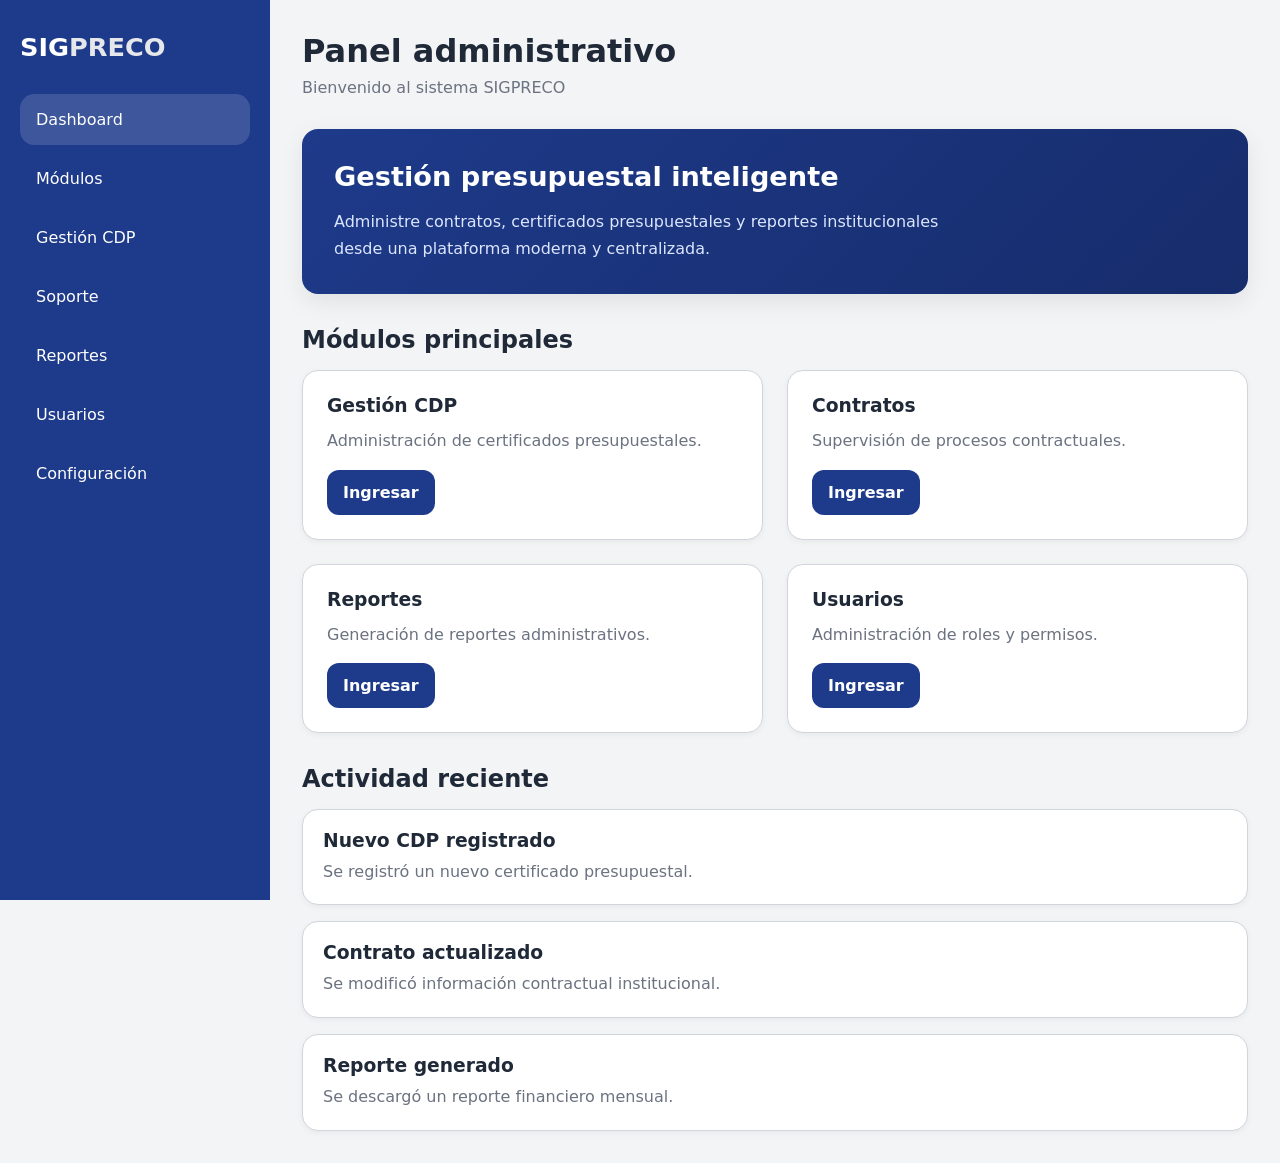
<file: index.html>
<!DOCTYPE html>
<html lang="es">

<head>
  <meta charset="UTF-8">
  <meta name="viewport" content="width=device-width, initial-scale=1.0">

  <meta name="description"
    content="SIGPRECO — Sistema integral para la gestión presupuestal y contratación pública.">

  <title>SIGPRECO — Dashboard</title>

  <link rel="stylesheet" href="css/styles.css">
</head>

<body>

  <!-- Accesibilidad -->
  <a href="#contenido" class="skip-link">
    Saltar al contenido principal
  </a>

  <!-- Layout principal -->
  <div class="dashboard-layout">

    <!-- Sidebar -->
    <aside class="sidebar">

      <div class="sidebar__logo">

        <a href="index.html" class="site-logo" aria-label="SIGPRECO inicio">
          SIG<span>PRECO</span>
        </a>

      </div>

      <!-- Navegación -->
      <nav class="sidebar__nav" aria-label="Menú principal">

        <ul>

          <li>
            <a href="index.html" aria-current="page">
              Dashboard
            </a>
          </li>

          <li>
            <a href="catalogo.html">
              Módulos
            </a>
          </li>

          <li>
            <a href="detalle.html">
              Gestión CDP
            </a>
          </li>

          <li>
            <a href="contacto.html">
              Soporte
            </a>
          </li>

          <li>
            <a href="#">
              Reportes
            </a>
          </li>

          <li>
            <a href="#">
              Usuarios
            </a>
          </li>

          <li>
            <a href="#">
              Configuración
            </a>
          </li>

        </ul>

      </nav>

    </aside>

    <!-- Contenido principal -->
    <main id="contenido" class="dashboard-main">

      <!-- Header superior -->
      <header class="dashboard-topbar">

        <div>

          <h1>
            Panel administrativo
          </h1>

          <p>
            Bienvenido al sistema SIGPRECO
          </p>

        </div>

      </header>

      <!-- Bienvenida -->
      <section class="dashboard-hero" aria-labelledby="bienvenida-titulo">

        <h2 id="bienvenida-titulo">
          Gestión presupuestal inteligente
        </h2>

        <p>
          Administre contratos, certificados presupuestales y reportes institucionales
          desde una plataforma moderna y centralizada.
        </p>

      </section>

      <!-- Accesos rápidos -->
      <section aria-labelledby="modulos-titulo">

        <div class="section-header">

          <h2 id="modulos-titulo">
            Módulos principales
          </h2>

        </div>

        <div class="dashboard-cards">

          <!-- Card -->
          <article class="dashboard-card">

            <h3>
              Gestión CDP
            </h3>

            <p>
              Administración de certificados presupuestales.
            </p>

            <a href="detalle.html">
              Ingresar
            </a>

          </article>

          <!-- Card -->
          <article class="dashboard-card">

            <h3>
              Contratos
            </h3>

            <p>
              Supervisión de procesos contractuales.
            </p>

            <a href="catalogo.html">
              Ingresar
            </a>

          </article>

          <!-- Card -->
          <article class="dashboard-card">

            <h3>
              Reportes
            </h3>

            <p>
              Generación de reportes administrativos.
            </p>

            <a href="#">
              Ingresar
            </a>

          </article>

          <!-- Card -->
          <article class="dashboard-card">

            <h3>
              Usuarios
            </h3>

            <p>
              Administración de roles y permisos.
            </p>

            <a href="#">
              Ingresar
            </a>

          </article>

        </div>

      </section>

      <!-- Actividad -->
      <section aria-labelledby="actividad-titulo">

        <div class="section-header">

          <h2 id="actividad-titulo">
            Actividad reciente
          </h2>

        </div>

        <div class="activity-panel">

          <article class="activity-item">

            <h3>
              Nuevo CDP registrado
            </h3>

            <p>
              Se registró un nuevo certificado presupuestal.
            </p>

          </article>

          <article class="activity-item">

            <h3>
              Contrato actualizado
            </h3>

            <p>
              Se modificó información contractual institucional.
            </p>

          </article>

          <article class="activity-item">

            <h3>
              Reporte generado
            </h3>

            <p>
              Se descargó un reporte financiero mensual.
            </p>

          </article>

        </div>

      </section>

    </main>

  </div>

</body>

</html>
</file>
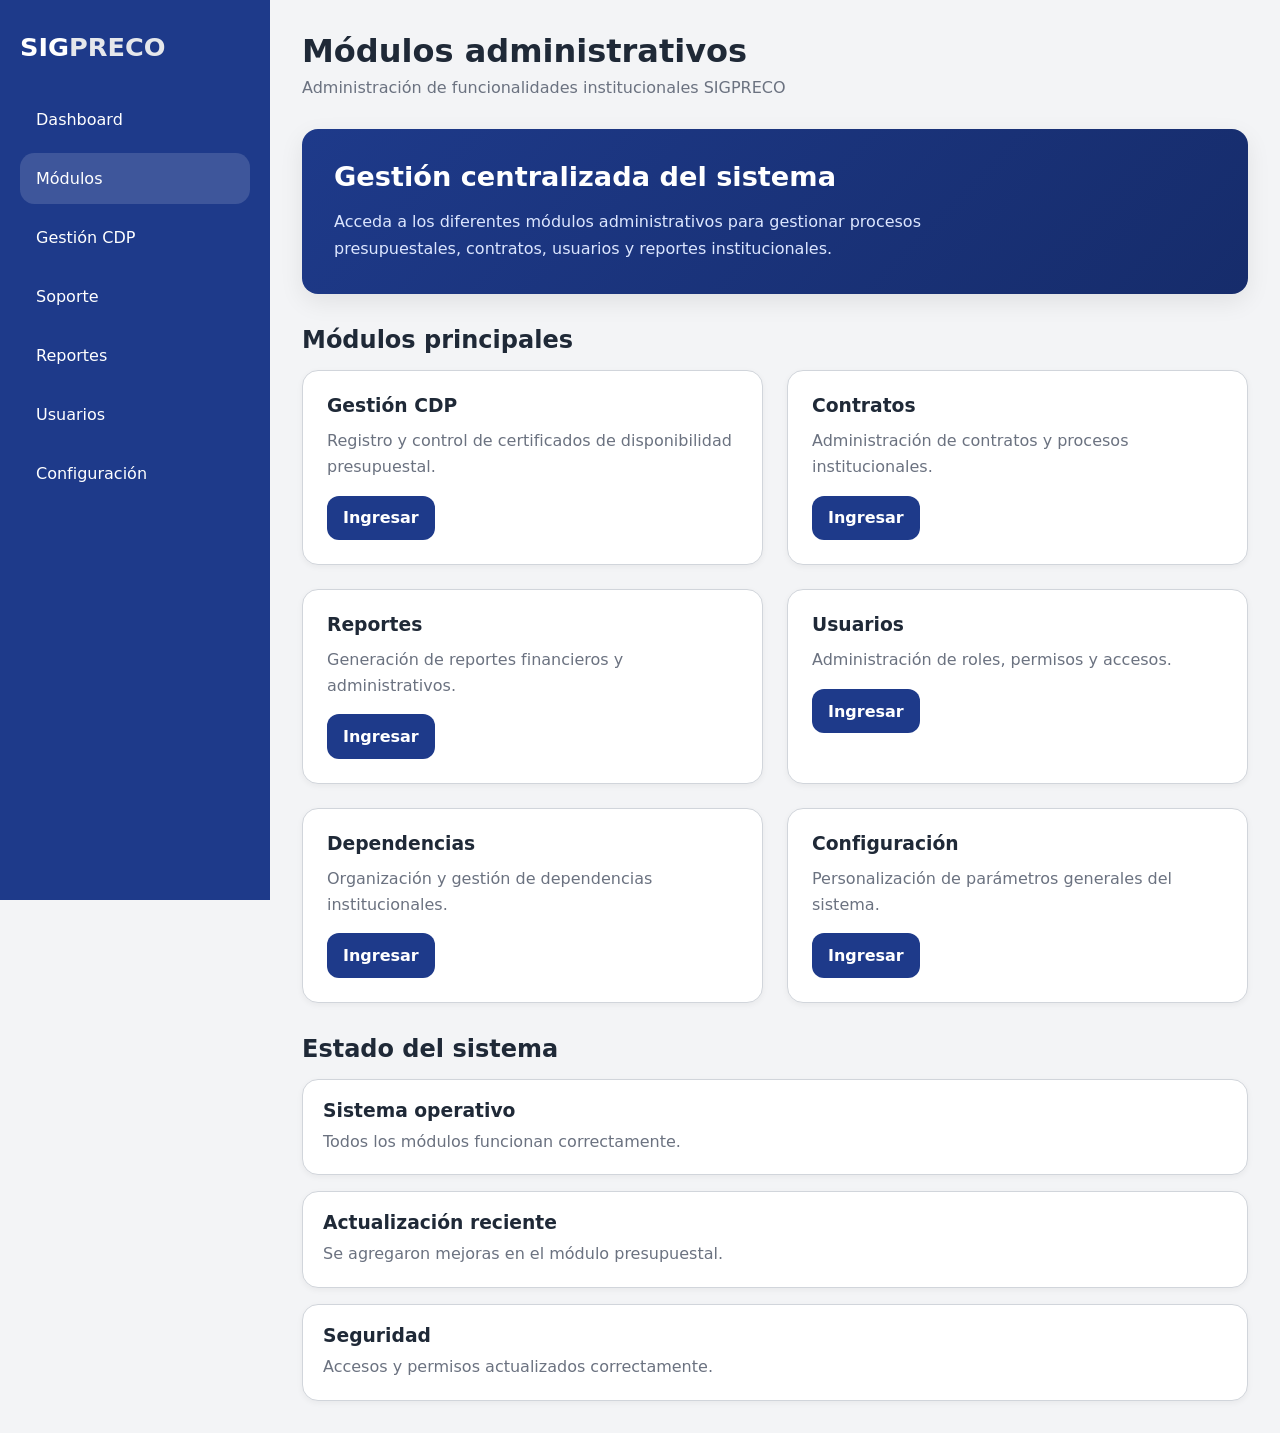
<file: catalogo.html>
<!DOCTYPE html>
<html lang="es">

<head>
  <meta charset="UTF-8">
  <meta name="viewport" content="width=device-width, initial-scale=1.0">

  <meta name="description"
    content="SIGPRECO — Módulos administrativos del sistema.">

  <title>SIGPRECO — Módulos</title>

  <link rel="stylesheet" href="css/styles.css">
</head>

<body>

  <!-- Accesibilidad -->
  <a href="#contenido" class="skip-link">
    Saltar al contenido principal
  </a>

  <!-- Layout dashboard -->
  <div class="dashboard-layout">

    <!-- Sidebar -->
    <aside class="sidebar">

      <!-- Logo -->
      <div class="sidebar__logo">

        <a href="index.html" class="site-logo" aria-label="SIGPRECO inicio">
          SIG<span>PRECO</span>
        </a>

      </div>

      <!-- Navegación -->
      <nav class="sidebar__nav" aria-label="Menú principal">

        <ul>

          <li>
            <a href="index.html">
              Dashboard
            </a>
          </li>

          <li>
            <a href="catalogo.html" aria-current="page">
              Módulos
            </a>
          </li>

          <li>
            <a href="detalle.html">
              Gestión CDP
            </a>
          </li>

          <li>
            <a href="contacto.html">
              Soporte
            </a>
          </li>

          <li>
            <a href="#">
              Reportes
            </a>
          </li>

          <li>
            <a href="#">
              Usuarios
            </a>
          </li>

          <li>
            <a href="#">
              Configuración
            </a>
          </li>

        </ul>

      </nav>

    </aside>

    <!-- Main -->
    <main id="contenido" class="dashboard-main">

      <!-- Topbar -->
      <header class="dashboard-topbar">

        <div>

          <h1>
            Módulos administrativos
          </h1>

          <p>
            Administración de funcionalidades institucionales SIGPRECO
          </p>

        </div>

      </header>

      <!-- Hero -->
      <section class="dashboard-hero" aria-labelledby="hero-modulos">

        <h2 id="hero-modulos">
          Gestión centralizada del sistema
        </h2>

        <p>
          Acceda a los diferentes módulos administrativos para gestionar
          procesos presupuestales, contratos, usuarios y reportes institucionales.
        </p>

      </section>

      <!-- Cards -->
      <section aria-labelledby="modulos-principales">

        <div class="section-header">

          <h2 id="modulos-principales">
            Módulos principales
          </h2>

        </div>

        <div class="dashboard-cards">

          <!-- Card -->
          <article class="dashboard-card">

            <h3>
              Gestión CDP
            </h3>

            <p>
              Registro y control de certificados de disponibilidad presupuestal.
            </p>

            <a href="detalle.html">
              Ingresar
            </a>

          </article>

          <!-- Card -->
          <article class="dashboard-card">

            <h3>
              Contratos
            </h3>

            <p>
              Administración de contratos y procesos institucionales.
            </p>

            <a href="#">
              Ingresar
            </a>

          </article>

          <!-- Card -->
          <article class="dashboard-card">

            <h3>
              Reportes
            </h3>

            <p>
              Generación de reportes financieros y administrativos.
            </p>

            <a href="#">
              Ingresar
            </a>

          </article>

          <!-- Card -->
          <article class="dashboard-card">

            <h3>
              Usuarios
            </h3>

            <p>
              Administración de roles, permisos y accesos.
            </p>

            <a href="#">
              Ingresar
            </a>

          </article>

          <!-- Card -->
          <article class="dashboard-card">

            <h3>
              Dependencias
            </h3>

            <p>
              Organización y gestión de dependencias institucionales.
            </p>

            <a href="#">
              Ingresar
            </a>

          </article>

          <!-- Card -->
          <article class="dashboard-card">

            <h3>
              Configuración
            </h3>

            <p>
              Personalización de parámetros generales del sistema.
            </p>

            <a href="#">
              Ingresar
            </a>

          </article>

        </div>

      </section>

      <!-- Actividad -->
      <section aria-labelledby="actividad-modulos">

        <div class="section-header">

          <h2 id="actividad-modulos">
            Estado del sistema
          </h2>

        </div>

        <div class="activity-panel">

          <article class="activity-item">

            <h3>
              Sistema operativo
            </h3>

            <p>
              Todos los módulos funcionan correctamente.
            </p>

          </article>

          <article class="activity-item">

            <h3>
              Actualización reciente
            </h3>

            <p>
              Se agregaron mejoras en el módulo presupuestal.
            </p>

          </article>

          <article class="activity-item">

            <h3>
              Seguridad
            </h3>

            <p>
              Accesos y permisos actualizados correctamente.
            </p>

          </article>

        </div>

      </section>

    </main>

  </div>

</body>

</html>
</file>
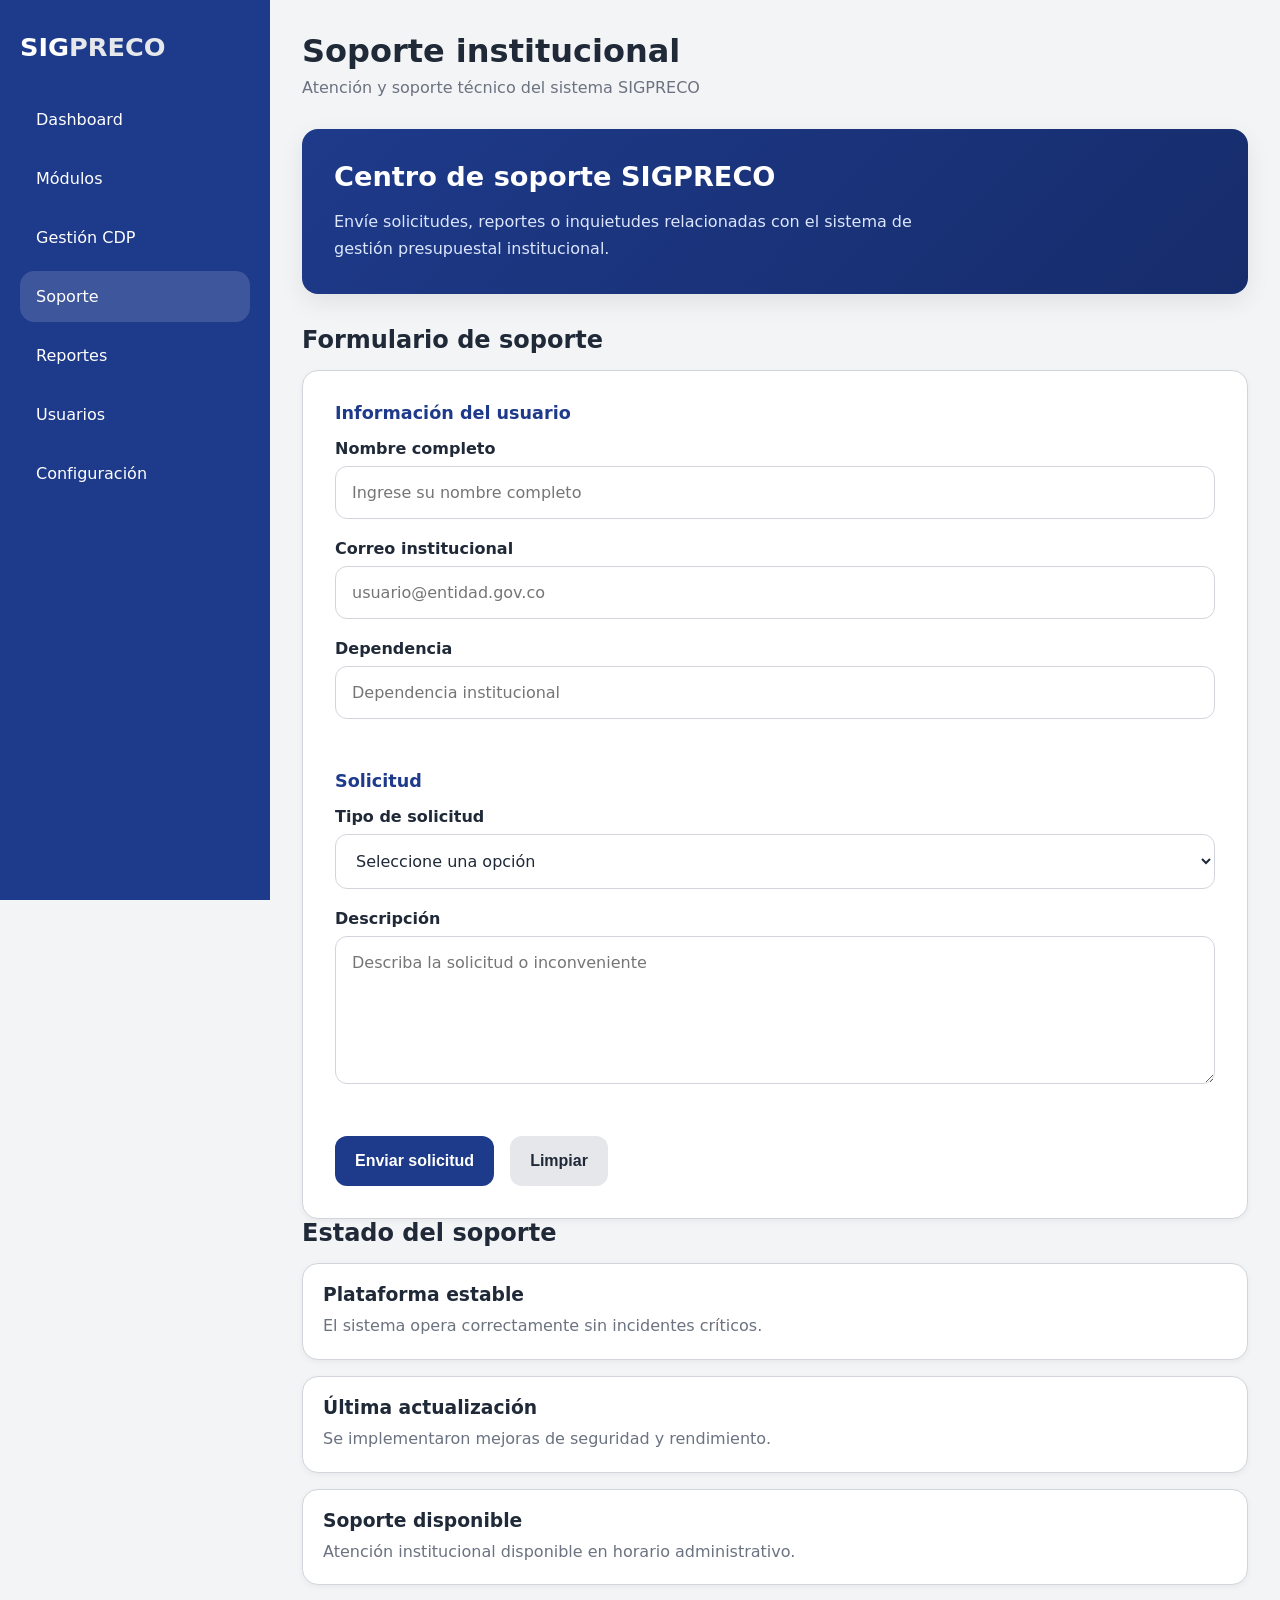
<file: contacto.html>
<!DOCTYPE html>
<html lang="es">

<head>
  <meta charset="UTF-8">
  <meta name="viewport" content="width=device-width, initial-scale=1.0">

  <meta name="description"
    content="SIGPRECO — Soporte y contacto institucional.">

  <title>SIGPRECO — Soporte</title>

  <link rel="stylesheet" href="css/styles.css">
</head>

<body>

  <!-- Accesibilidad -->
  <a href="#contenido" class="skip-link">
    Saltar al contenido principal
  </a>

  <!-- Layout dashboard -->
  <div class="dashboard-layout">

    <!-- Sidebar -->
    <aside class="sidebar">

      <!-- Logo -->
      <div class="sidebar__logo">

        <a href="index.html" class="site-logo" aria-label="SIGPRECO inicio">
          SIG<span>PRECO</span>
        </a>

      </div>

      <!-- Navegación -->
      <nav class="sidebar__nav" aria-label="Menú principal">

        <ul>

          <li>
            <a href="index.html">
              Dashboard
            </a>
          </li>

          <li>
            <a href="catalogo.html">
              Módulos
            </a>
          </li>

          <li>
            <a href="detalle.html">
              Gestión CDP
            </a>
          </li>

          <li>
            <a href="contacto.html" aria-current="page">
              Soporte
            </a>
          </li>

          <li>
            <a href="#">
              Reportes
            </a>
          </li>

          <li>
            <a href="#">
              Usuarios
            </a>
          </li>

          <li>
            <a href="#">
              Configuración
            </a>
          </li>

        </ul>

      </nav>

    </aside>

    <!-- Main -->
    <main id="contenido" class="dashboard-main">

      <!-- Topbar -->
      <header class="dashboard-topbar">

        <div>

          <h1>
            Soporte institucional
          </h1>

          <p>
            Atención y soporte técnico del sistema SIGPRECO
          </p>

        </div>

      </header>

      <!-- Hero -->
      <section class="dashboard-hero" aria-labelledby="hero-soporte">

        <h2 id="hero-soporte">
          Centro de soporte SIGPRECO
        </h2>

        <p>
          Envíe solicitudes, reportes o inquietudes relacionadas
          con el sistema de gestión presupuestal institucional.
        </p>

      </section>

      <!-- Formulario -->
      <section aria-labelledby="formulario-soporte">

        <div class="section-header">

          <h2 id="formulario-soporte">
            Formulario de soporte
          </h2>

        </div>

        <form class="form-contacto" action="#" method="post" novalidate>

          <!-- Datos -->
          <fieldset>

            <legend>
              Información del usuario
            </legend>

            <div class="form-field">

              <label for="nombre">
                Nombre completo
              </label>

              <input
                type="text"
                id="nombre"
                name="nombre"
                required
                placeholder="Ingrese su nombre completo">

            </div>

            <div class="form-field">

              <label for="correo">
                Correo institucional
              </label>

              <input
                type="email"
                id="correo"
                name="correo"
                required
                placeholder="usuario@entidad.gov.co">

            </div>

            <div class="form-field">

              <label for="dependencia">
                Dependencia
              </label>

              <input
                type="text"
                id="dependencia"
                name="dependencia"
                placeholder="Dependencia institucional">

            </div>

          </fieldset>

          <!-- Solicitud -->
          <fieldset>

            <legend>
              Solicitud
            </legend>

            <div class="form-field">

              <label for="tipo">
                Tipo de solicitud
              </label>

              <select id="tipo" name="tipo">

                <option value="">
                  Seleccione una opción
                </option>

                <option value="soporte">
                  Soporte técnico
                </option>

                <option value="reporte">
                  Reporte de error
                </option>

                <option value="acceso">
                  Solicitud de acceso
                </option>

                <option value="general">
                  Información general
                </option>

              </select>

            </div>

            <div class="form-field">

              <label for="mensaje">
                Descripción
              </label>

              <textarea
                id="mensaje"
                name="mensaje"
                rows="6"
                required
                placeholder="Describa la solicitud o inconveniente"></textarea>

            </div>

          </fieldset>

          <!-- Botones -->
          <div style="display: flex; gap: 1rem; flex-wrap: wrap;">

            <button type="submit">
              Enviar solicitud
            </button>

            <button type="reset">
              Limpiar
            </button>

          </div>

        </form>

      </section>

      <!-- Actividad -->
      <section aria-labelledby="actividad-soporte">

        <div class="section-header">

          <h2 id="actividad-soporte">
            Estado del soporte
          </h2>

        </div>

        <div class="activity-panel">

          <article class="activity-item">

            <h3>
              Plataforma estable
            </h3>

            <p>
              El sistema opera correctamente sin incidentes críticos.
            </p>

          </article>

          <article class="activity-item">

            <h3>
              Última actualización
            </h3>

            <p>
              Se implementaron mejoras de seguridad y rendimiento.
            </p>

          </article>

          <article class="activity-item">

            <h3>
              Soporte disponible
            </h3>

            <p>
              Atención institucional disponible en horario administrativo.
            </p>

          </article>

        </div>

      </section>

    </main>

  </div>

</body>

</html>
</file>
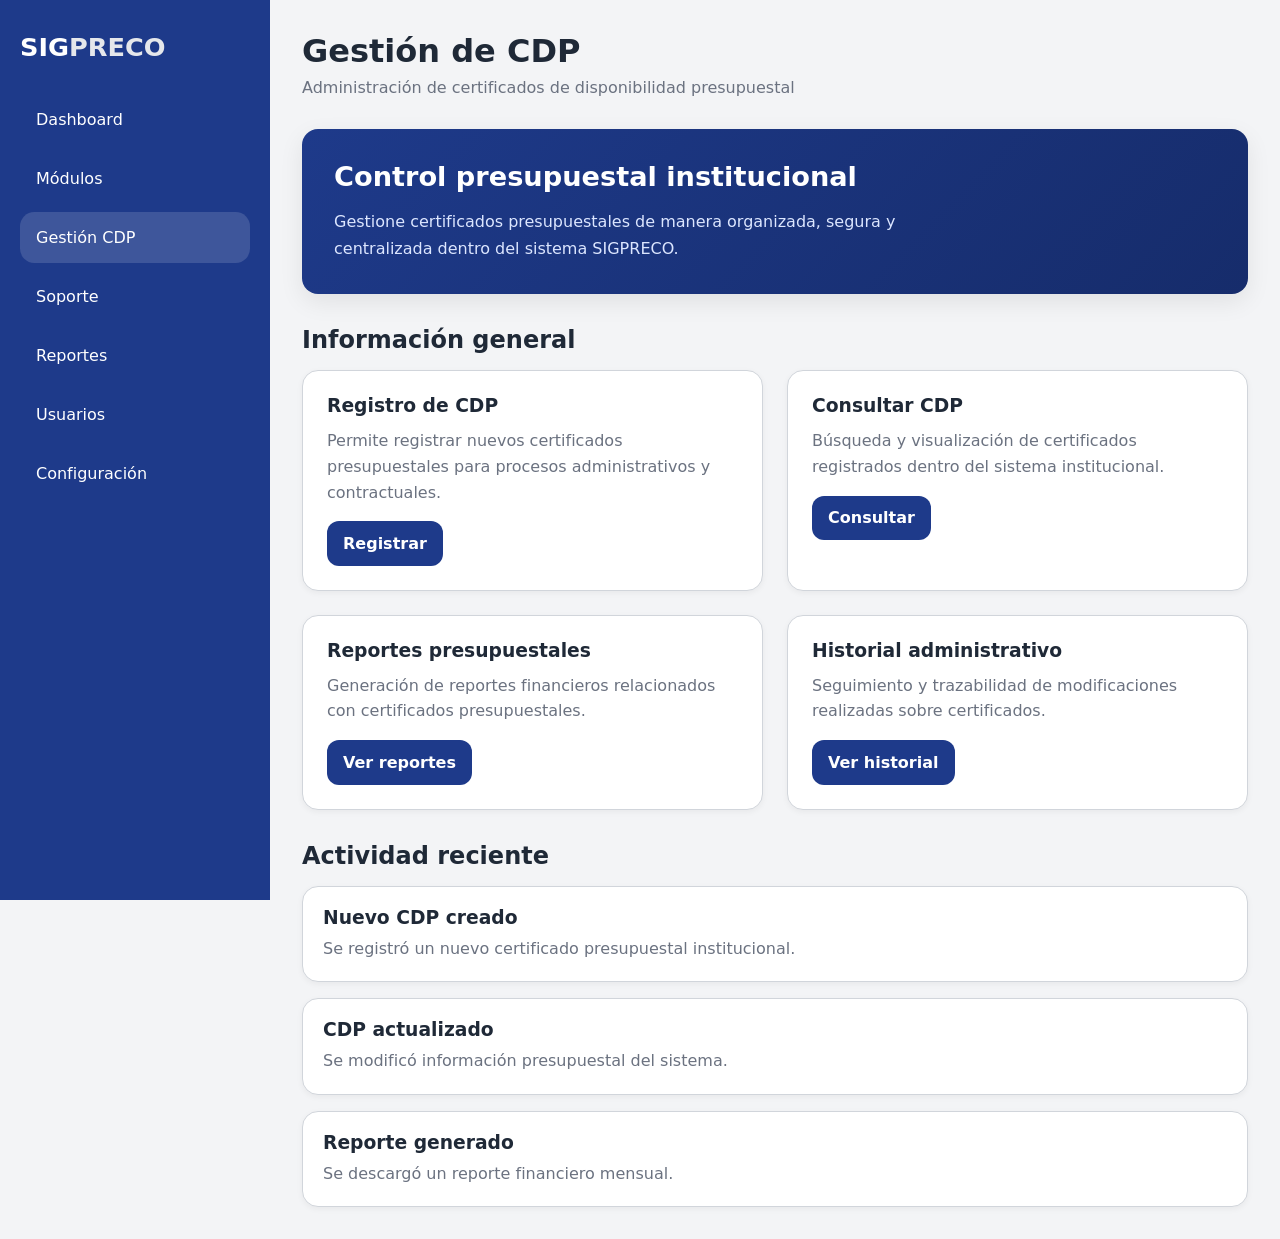
<file: detalle.html>
<!DOCTYPE html>
<html lang="es">

<head>
  <meta charset="UTF-8">
  <meta name="viewport" content="width=device-width, initial-scale=1.0">

  <meta name="description"
    content="SIGPRECO — Gestión de certificados de disponibilidad presupuestal.">

  <title>SIGPRECO — Gestión CDP</title>

  <link rel="stylesheet" href="css/styles.css">
</head>

<body>

  <!-- Accesibilidad -->
  <a href="#contenido" class="skip-link">
    Saltar al contenido principal
  </a>

  <!-- Layout dashboard -->
  <div class="dashboard-layout">

    <!-- Sidebar -->
    <aside class="sidebar">

      <!-- Logo -->
      <div class="sidebar__logo">

        <a href="index.html" class="site-logo" aria-label="SIGPRECO inicio">
          SIG<span>PRECO</span>
        </a>

      </div>

      <!-- Navegación -->
      <nav class="sidebar__nav" aria-label="Menú principal">

        <ul>

          <li>
            <a href="index.html">
              Dashboard
            </a>
          </li>

          <li>
            <a href="catalogo.html">
              Módulos
            </a>
          </li>

          <li>
            <a href="detalle.html" aria-current="page">
              Gestión CDP
            </a>
          </li>

          <li>
            <a href="contacto.html">
              Soporte
            </a>
          </li>

          <li>
            <a href="#">
              Reportes
            </a>
          </li>

          <li>
            <a href="#">
              Usuarios
            </a>
          </li>

          <li>
            <a href="#">
              Configuración
            </a>
          </li>

        </ul>

      </nav>

    </aside>

    <!-- Main -->
    <main id="contenido" class="dashboard-main">

      <!-- Topbar -->
      <header class="dashboard-topbar">

        <div>

          <h1>
            Gestión de CDP
          </h1>

          <p>
            Administración de certificados de disponibilidad presupuestal
          </p>

        </div>

      </header>

      <!-- Hero -->
      <section class="dashboard-hero" aria-labelledby="hero-cdp">

        <h2 id="hero-cdp">
          Control presupuestal institucional
        </h2>

        <p>
          Gestione certificados presupuestales de manera organizada,
          segura y centralizada dentro del sistema SIGPRECO.
        </p>

      </section>

      <!-- Información principal -->
      <section aria-labelledby="informacion-cdp">

        <div class="section-header">

          <h2 id="informacion-cdp">
            Información general
          </h2>

        </div>

        <div class="dashboard-cards">

          <!-- Card -->
          <article class="dashboard-card">

            <h3>
              Registro de CDP
            </h3>

            <p>
              Permite registrar nuevos certificados presupuestales
              para procesos administrativos y contractuales.
            </p>

            <a href="#">
              Registrar
            </a>

          </article>

          <!-- Card -->
          <article class="dashboard-card">

            <h3>
              Consultar CDP
            </h3>

            <p>
              Búsqueda y visualización de certificados registrados
              dentro del sistema institucional.
            </p>

            <a href="#">
              Consultar
            </a>

          </article>

          <!-- Card -->
          <article class="dashboard-card">

            <h3>
              Reportes presupuestales
            </h3>

            <p>
              Generación de reportes financieros relacionados con
              certificados presupuestales.
            </p>

            <a href="#">
              Ver reportes
            </a>

          </article>

          <!-- Card -->
          <article class="dashboard-card">

            <h3>
              Historial administrativo
            </h3>

            <p>
              Seguimiento y trazabilidad de modificaciones
              realizadas sobre certificados.
            </p>

            <a href="#">
              Ver historial
            </a>

          </article>

        </div>

      </section>

      <!-- Actividad -->
      <section aria-labelledby="actividad-cdp">

        <div class="section-header">

          <h2 id="actividad-cdp">
            Actividad reciente
          </h2>

        </div>

        <div class="activity-panel">

          <article class="activity-item">

            <h3>
              Nuevo CDP creado
            </h3>

            <p>
              Se registró un nuevo certificado presupuestal institucional.
            </p>

          </article>

          <article class="activity-item">

            <h3>
              CDP actualizado
            </h3>

            <p>
              Se modificó información presupuestal del sistema.
            </p>

          </article>

          <article class="activity-item">

            <h3>
              Reporte generado
            </h3>

            <p>
              Se descargó un reporte financiero mensual.
            </p>

          </article>

        </div>

      </section>

    </main>

  </div>

</body>

</html>
</file>
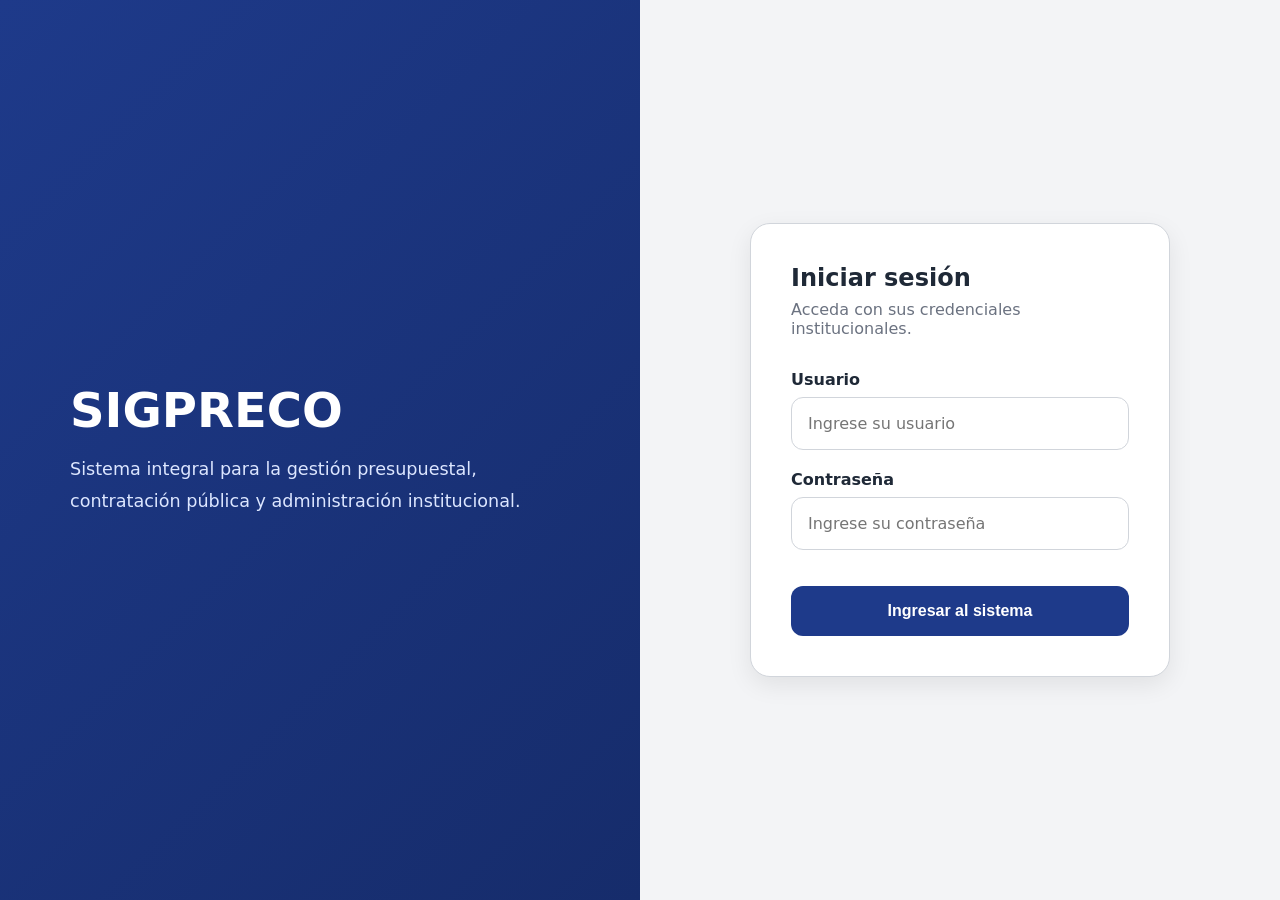
<file: login.html>
<!DOCTYPE html>
<html lang="es">

<head>

  <meta charset="UTF-8">

  <meta name="viewport" content="width=device-width, initial-scale=1.0">

  <meta name="description"
    content="SIGPRECO — Inicio de sesión institucional.">

  <title>SIGPRECO — Login</title>

  <link rel="stylesheet" href="css/styles.css">

</head>

<body>

  <!-- Accesibilidad -->
  <a href="#contenido" class="skip-link">
    Saltar al contenido principal
  </a>

  <!-- Layout login -->
  <main id="contenido" class="login-layout">

    <!-- Panel izquierdo -->
    <section class="login-hero">

      <div class="login-hero__content">

        <h1>
          SIGPRECO
        </h1>

        <p>
          Sistema integral para la gestión presupuestal,
          contratación pública y administración institucional.
        </p>

      </div>

    </section>

    <!-- Panel formulario -->
    <section class="login-form-section">

      <div class="login-card">

        <h2>
          Iniciar sesión
        </h2>

        <p>
          Acceda con sus credenciales institucionales.
        </p>

        <form action="index.html">

          <!-- Usuario -->
          <div class="form-field">

            <label for="usuario">
              Usuario
            </label>

            <input
              type="text"
              id="usuario"
              name="usuario"
              placeholder="Ingrese su usuario"
              required>

          </div>

          <!-- Contraseña -->
          <div class="form-field">

            <label for="password">
              Contraseña
            </label>

            <input
              type="password"
              id="password"
              name="password"
              placeholder="Ingrese su contraseña"
              required>

          </div>

          <!-- Botón -->
          <button type="submit">
            Ingresar al sistema
          </button>

        </form>

      </div>

    </section>

  </main>

</body>

</html>
</file>
<file: css/styles.css>
/* ============================================================
   SIGPRECO DASHBOARD
   ============================================================ */

*,
*::before,
*::after {
  box-sizing: border-box;
  margin: 0;
  padding: 0;
}

/* ============================================================
   VARIABLES
   ============================================================ */

:root {

  --color-primary: #1E3A8A;
  --color-primary-hover: #162C6B;

  --color-bg: #F3F4F6;
  --color-surface: #FFFFFF;

  --color-text: #1F2937;
  --color-text-muted: #6B7280;

  --color-border: #D1D5DB;

  --shadow-sm: 0 2px 6px rgba(0,0,0,0.05);
  --shadow-md: 0 8px 24px rgba(0,0,0,0.08);

  --radius: 1rem;

  --font-base: system-ui, -apple-system, "Segoe UI", sans-serif;

}

/* ============================================================
   BASE
   ============================================================ */

html {
  font-family: var(--font-base);
  color: var(--color-text);
}

body {
  background: var(--color-bg);
  min-height: 100vh;
}

img {
  max-width: 100%;
  display: block;
}

a {
  text-decoration: none;
}

/* ============================================================
   ACCESIBILIDAD
   ============================================================ */

.skip-link {
  position: absolute;
  top: -100px;
  left: 0;
  background: var(--color-primary);
  color: white;
  padding: 1rem;
  z-index: 999;
}

.skip-link:focus {
  top: 0;
}

/* ============================================================
   LAYOUT
   ============================================================ */

.dashboard-layout {
  display: flex;
  min-height: 100vh;
}

/* ============================================================
   SIDEBAR
   ============================================================ */

.sidebar {

  width: 270px;
  background: var(--color-primary);

  color: white;

  padding: 2rem 1.25rem;

  display: flex;
  flex-direction: column;
  gap: 2rem;

  position: sticky;
  top: 0;

  height: 100vh;

}

.site-logo {

  color: white;

  font-size: 1.6rem;
  font-weight: 800;

}

.site-logo span {
  color: #E5E7EB;
}

/* ============================================================
   NAV
   ============================================================ */

.sidebar__nav ul {

  list-style: none;

  display: flex;
  flex-direction: column;

  gap: 0.5rem;

}

.sidebar__nav a {

  display: block;

  padding: 1rem;

  border-radius: 0.9rem;

  color: white;

  transition: background 150ms ease;

  font-weight: 500;

}

.sidebar__nav a:hover,
.sidebar__nav a[aria-current="page"] {

  background: rgba(255,255,255,0.14);

}

/* ============================================================
   MAIN
   ============================================================ */

.dashboard-main {

  flex: 1;

  padding: 2rem;

}

/* ============================================================
   TOPBAR
   ============================================================ */

.dashboard-topbar {

  margin-bottom: 2rem;

}

.dashboard-topbar h1 {

  font-size: 2rem;

  margin-bottom: 0.5rem;

}

.dashboard-topbar p {

  color: var(--color-text-muted);

}

/* ============================================================
   HERO
   ============================================================ */

.dashboard-hero {

  background: linear-gradient(
    135deg,
    #1E3A8A 0%,
    #162C6B 100%
  );

  color: white;

  padding: 2rem;

  border-radius: var(--radius);

  margin-bottom: 2rem;

  box-shadow: var(--shadow-md);

}

.dashboard-hero h2 {

  margin-bottom: 1rem;

  font-size: 1.7rem;

}

.dashboard-hero p {

  color: #DCE6FF;

  max-width: 60ch;

  line-height: 1.7;

}

/* ============================================================
   SECTION HEADER
   ============================================================ */

.section-header {

  margin-bottom: 1rem;

}

/* ============================================================
   CARDS
   ============================================================ */

.dashboard-cards {

  display: grid;

  grid-template-columns: repeat(2, 1fr);

  gap: 1.5rem;

  margin-bottom: 2rem;

}

.dashboard-card {

  background: var(--color-surface);

  padding: 1.5rem;

  border-radius: var(--radius);

  border: 1px solid var(--color-border);

  box-shadow: var(--shadow-sm);

  transition: all 180ms ease;

}

.dashboard-card:hover {

  transform: translateY(-4px);

  box-shadow: var(--shadow-md);

}

.dashboard-card h3 {

  margin-bottom: 0.75rem;

}

.dashboard-card p {

  color: var(--color-text-muted);

  margin-bottom: 1rem;

  line-height: 1.6;

}

.dashboard-card a {

  display: inline-block;

  background: var(--color-primary);

  color: white;

  padding: 0.8rem 1rem;

  border-radius: 0.75rem;

  font-weight: 600;

}

.dashboard-card a:hover {

  background: var(--color-primary-hover);

}

/* ============================================================
   ACTIVIDAD
   ============================================================ */

.activity-panel {

  display: grid;

  gap: 1rem;

}

.activity-item {

  background: white;

  border: 1px solid var(--color-border);

  border-radius: var(--radius);

  padding: 1.25rem;

  box-shadow: var(--shadow-sm);

}

.activity-item h3 {

  margin-bottom: 0.5rem;

}

.activity-item p {

  color: var(--color-text-muted);

  line-height: 1.6;

}

/* ============================================================
   RESPONSIVE
   ============================================================ */

@media (max-width: 900px) {

  .dashboard-layout {

    flex-direction: column;

  }

  .sidebar {

    width: 100%;

    height: auto;

    position: relative;

  }

}

@media (max-width: 700px) {

  .dashboard-main {

    padding: 1rem;

  }

  .dashboard-cards {

    grid-template-columns: 1fr;

  }

  .dashboard-hero {

    padding: 1.5rem;

  }

}
/* ============================================================
   FORMULARIOS
   ============================================================ */

.form-contacto {

  background: white;

  padding: 2rem;

  border-radius: var(--radius);

  border: 1px solid var(--color-border);

  box-shadow: var(--shadow-sm);

}

fieldset {

  border: none;

  margin-bottom: 2rem;

}

legend {

  font-size: 1.1rem;

  font-weight: 700;

  margin-bottom: 1rem;

  color: var(--color-primary);

}

.form-field {

  display: flex;

  flex-direction: column;

  gap: 0.5rem;

  margin-bottom: 1.25rem;

}

.form-field label {

  font-weight: 600;

}

.form-field input,
.form-field textarea,
.form-field select {

  width: 100%;

  padding: 1rem;

  border: 1px solid var(--color-border);

  border-radius: 0.75rem;

  background: white;

  color: var(--color-text);

  font-size: 1rem;

  font-family: inherit;

  min-height: 48px;

}

.form-field textarea {

  resize: vertical;

  min-height: 140px;

}

.form-field input:focus,
.form-field textarea:focus,
.form-field select:focus {

  outline: 3px solid rgba(30, 58, 138, 0.2);

  border-color: var(--color-primary);

}

button {

  border: none;

  cursor: pointer;

  padding: 1rem 1.25rem;

  border-radius: 0.75rem;

  font-size: 1rem;

  font-weight: 600;

  transition: background 150ms ease;

}

button[type="submit"] {

  background: var(--color-primary);

  color: white;

}

button[type="submit"]:hover {

  background: var(--color-primary-hover);

}

button[type="reset"] {

  background: #E5E7EB;

  color: var(--color-text);

}

/* ============================================================
   LOGIN
   ============================================================ */

.login-layout {

  min-height: 100vh;

  display: grid;

  grid-template-columns: 1fr 1fr;

}

.login-hero {

  background: linear-gradient(
    135deg,
    #1E3A8A 0%,
    #162C6B 100%
  );

  color: white;

  display: flex;

  align-items: center;

  justify-content: center;

  padding: 3rem;

}

.login-hero__content {

  max-width: 500px;

}

.login-hero h1 {

  font-size: 3rem;

  margin-bottom: 1rem;

}

.login-hero p {

  font-size: 1.1rem;

  line-height: 1.8;

  color: #DCE6FF;

}

.login-form-section {

  display: flex;

  align-items: center;

  justify-content: center;

  padding: 2rem;

  background: #F3F4F6;

}

.login-card {

  width: 100%;

  max-width: 420px;

  background: white;

  padding: 2.5rem;

  border-radius: 1.25rem;

  border: 1px solid var(--color-border);

  box-shadow: var(--shadow-md);

}

.login-card h2 {

  margin-bottom: 0.5rem;

}

.login-card p {

  color: var(--color-text-muted);

  margin-bottom: 2rem;

}

.login-card button {

  width: 100%;

  margin-top: 1rem;

}

/* ============================================================
   LOGIN RESPONSIVE
   ============================================================ */

@media (max-width: 900px) {

  .login-layout {

    grid-template-columns: 1fr;

  }

  .login-hero {

    min-height: 250px;

    text-align: center;

  }

}
</file>
